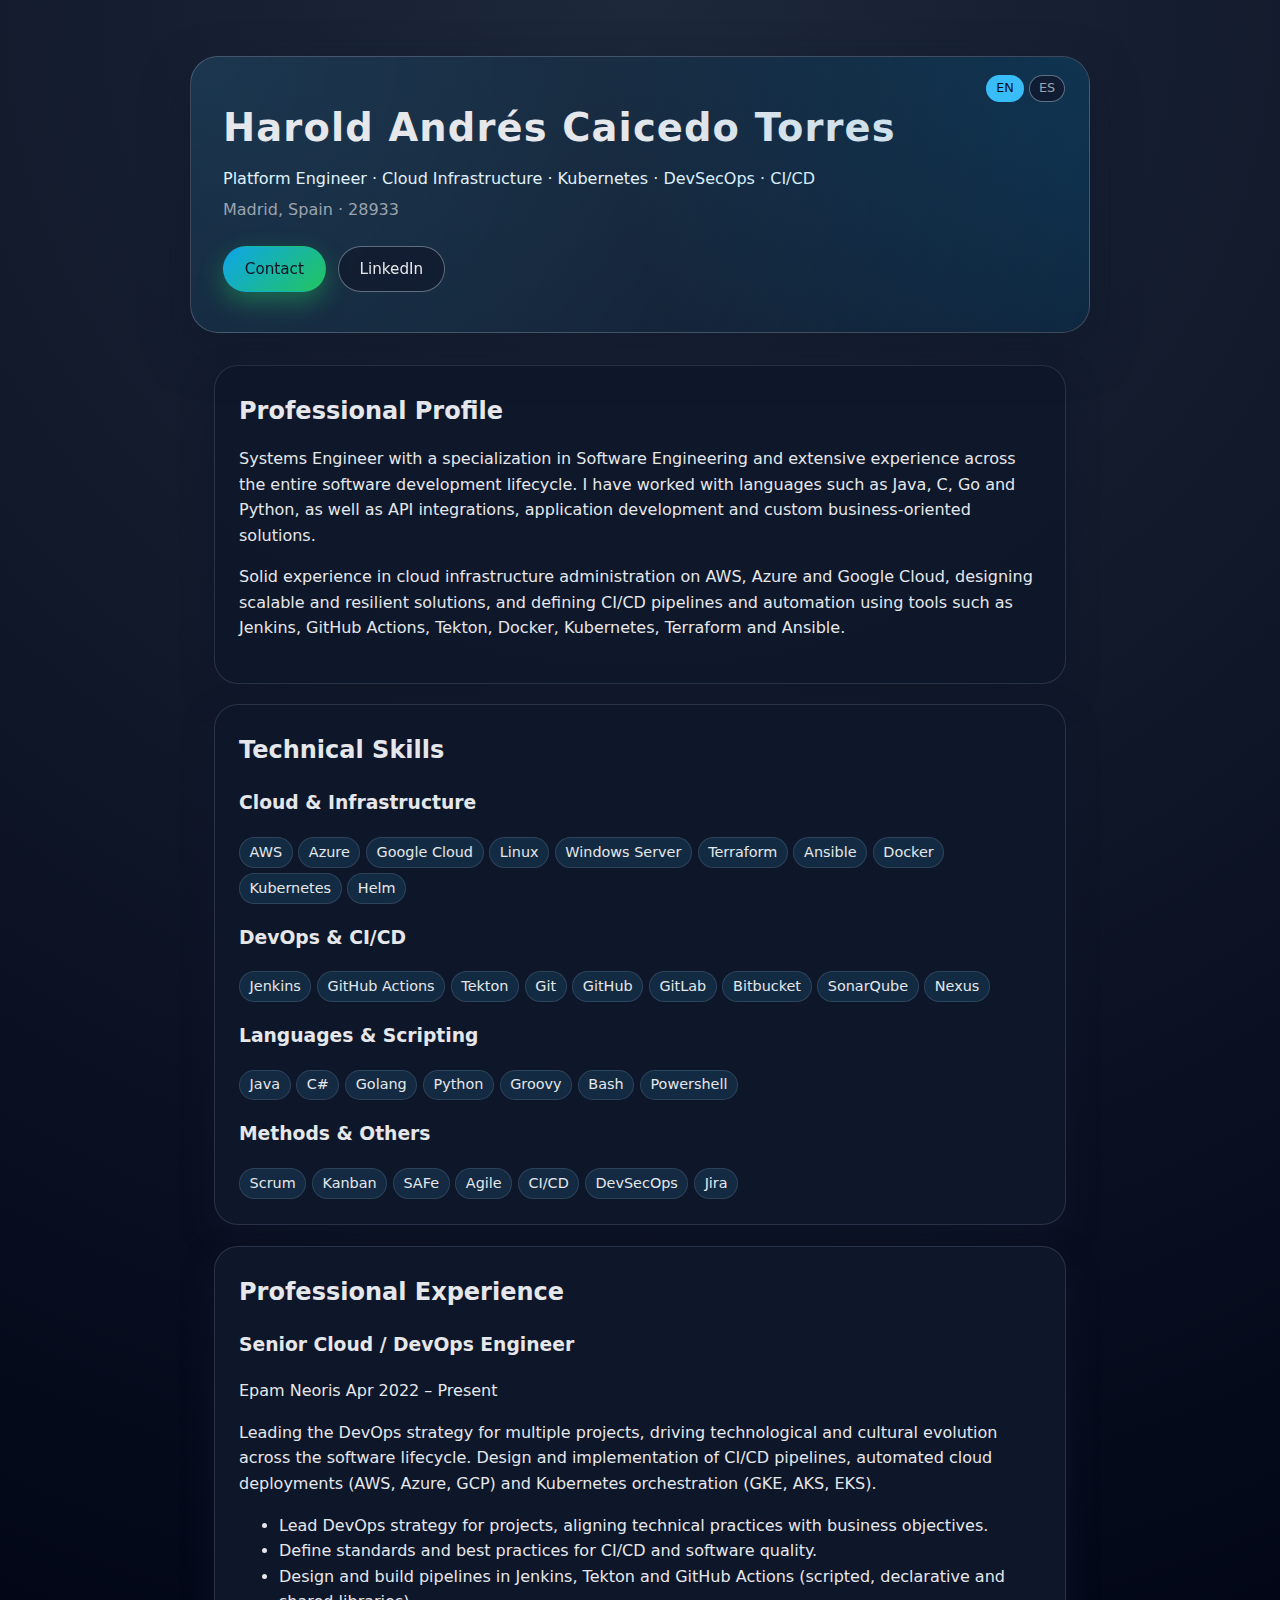
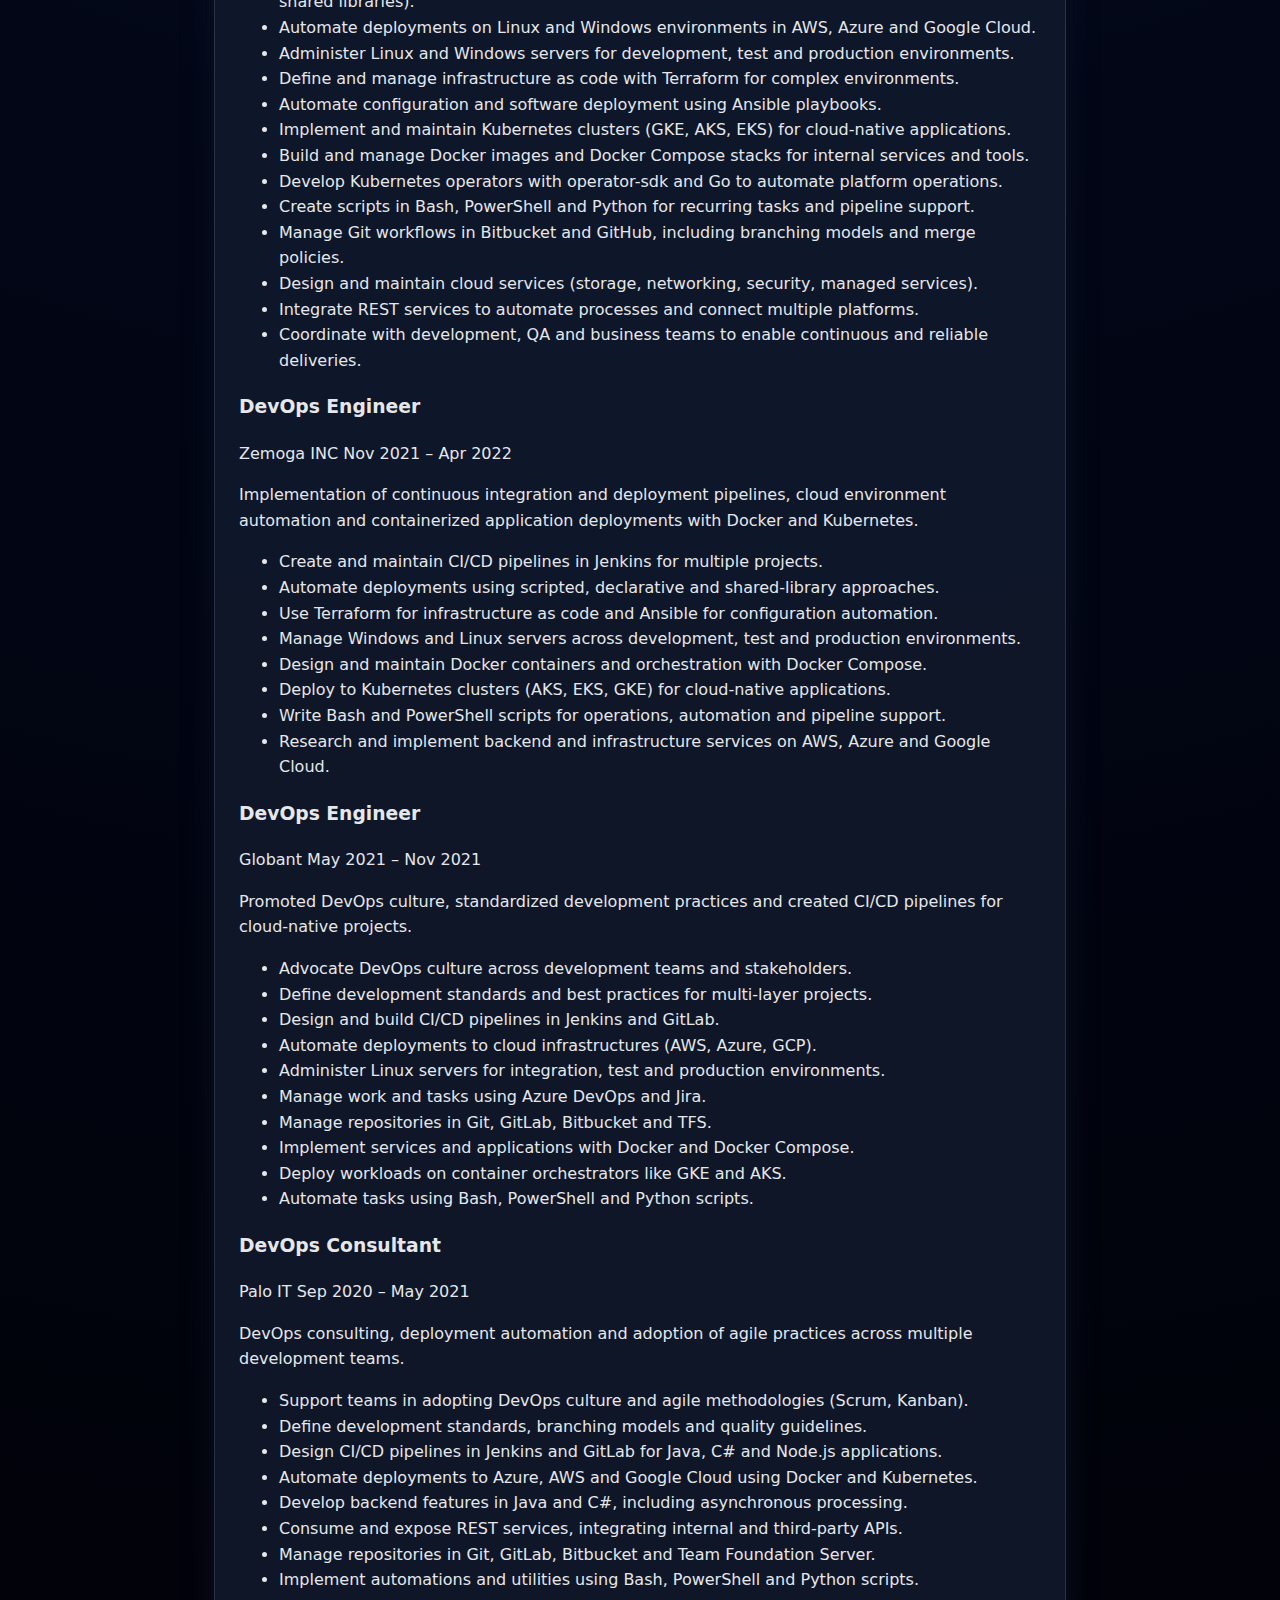
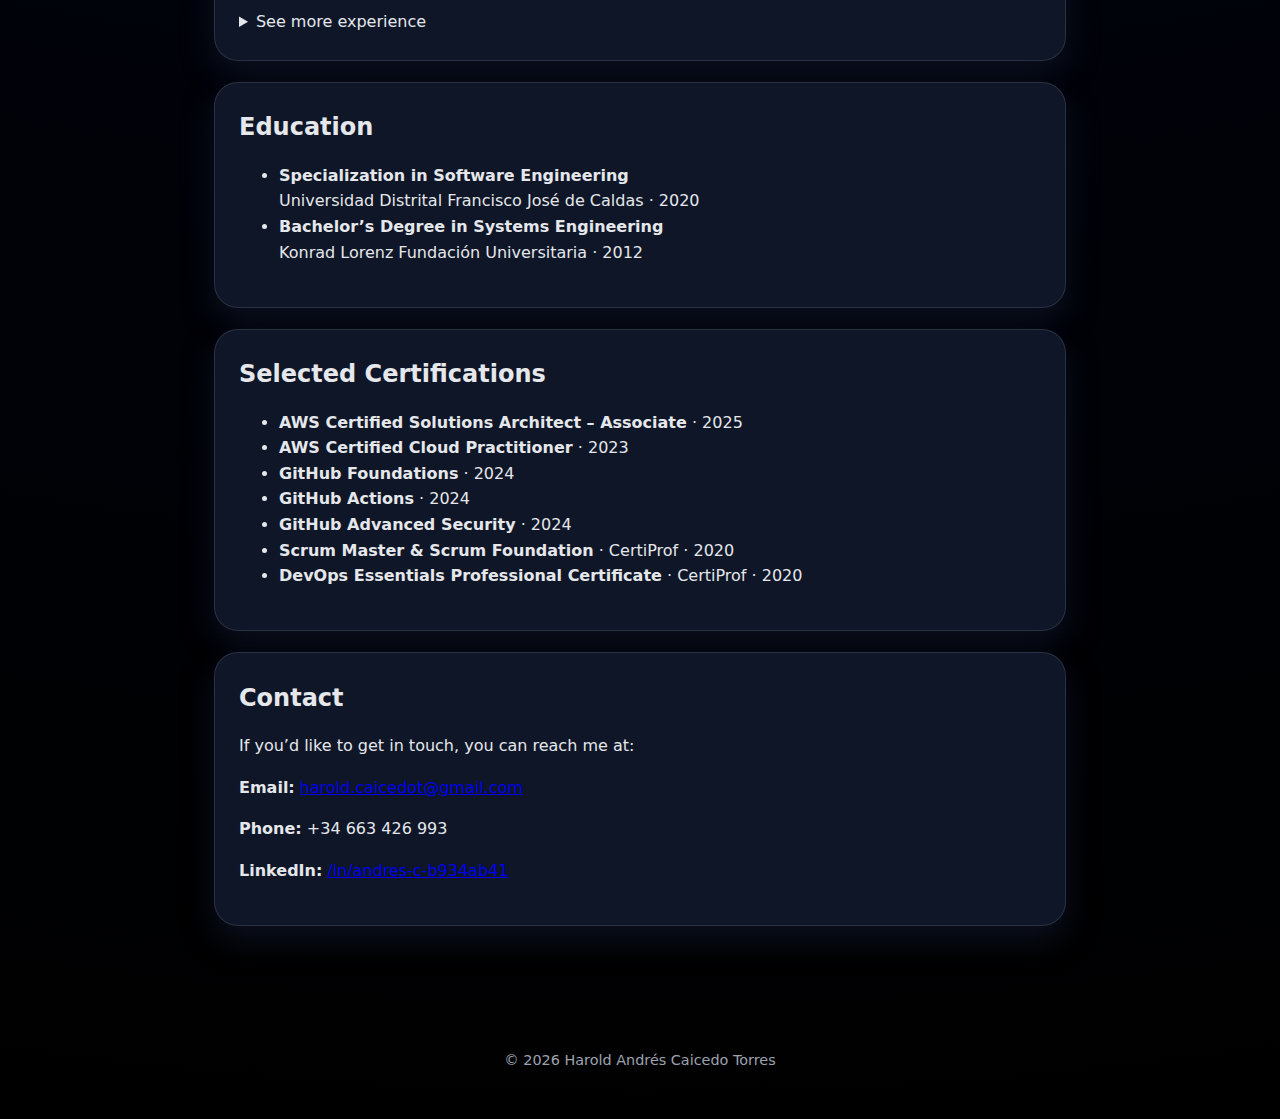
<file: index.html>
<!DOCTYPE html>
<html lang="en">
<head>
  <meta charset="UTF-8" />
  <title>Harold Andrés Caicedo Torres - Platform Engineer</title>
  <meta name="viewport" content="width=device-width, initial-scale=1" />
  <link rel="stylesheet" href="styles.css" />
</head>
<body>
  <header class="hero">
    <div class="hero-content">
      <!-- Language switcher -->
      <div class="lang-switcher">
        <a href="index.html" class="active">EN</a>
        <a href="es/index.html">ES</a>
      </div>

      <h1>Harold Andrés Caicedo Torres</h1>
      <p class="role">Platform Engineer · Cloud Infrastructure · Kubernetes · DevSecOps · CI/CD</p>
      <p class="location">Madrid, Spain · 28933</p>
      <div class="hero-links">
        <a href="mailto:harold.caicedot@gmail.com" class="btn primary">Contact</a>
        <a href="https://www.linkedin.com/in/andres-c-b934ab41" target="_blank" class="btn secondary">
          LinkedIn
        </a>
      </div>
    </div>
  </header>

  <main class="container">
    <!-- Profile -->
    <section class="card">
      <h2>Professional Profile</h2>
      <p>
        Systems Engineer with a specialization in Software Engineering and extensive experience across the entire
        software development lifecycle. I have worked with languages such as Java, C, Go and Python, as well as API
        integrations, application development and custom business-oriented solutions.
      </p>
      <p>
        Solid experience in cloud infrastructure administration on AWS, Azure and Google Cloud, designing scalable and
        resilient solutions, and defining CI/CD pipelines and automation using tools such as Jenkins, GitHub Actions,
        Tekton, Docker, Kubernetes, Terraform and Ansible.
      </p>
    </section>

    <!-- Skills -->
    <section class="card">
      <h2>Technical Skills</h2>
      <div class="chips-group">
        <h3>Cloud & Infrastructure</h3>
        <div class="chips">
          <span>AWS</span><span>Azure</span><span>Google Cloud</span>
          <span>Linux</span><span>Windows Server</span>
          <span>Terraform</span><span>Ansible</span>
          <span>Docker</span><span>Kubernetes</span><span>Helm</span>
        </div>
      </div>

      <div class="chips-group">
        <h3>DevOps & CI/CD</h3>
        <div class="chips">
          <span>Jenkins</span><span>GitHub Actions</span><span>Tekton</span>
          <span>Git</span><span>GitHub</span><span>GitLab</span><span>Bitbucket</span>
          <span>SonarQube</span><span>Nexus</span>
        </div>
      </div>

      <div class="chips-group">
        <h3>Languages & Scripting</h3>
        <div class="chips">
          <span>Java</span><span>C#</span><span>Golang</span><span>Python</span>
          <span>Groovy</span><span>Bash</span><span>Powershell</span>
        </div>
      </div>

      <div class="chips-group">
        <h3>Methods & Others</h3>
        <div class="chips">
          <span>Scrum</span><span>Kanban</span><span>SAFe</span><span>Agile</span>
          <span>CI/CD</span><span>DevSecOps</span>
          <span>Jira</span>
        </div>
      </div>
    </section>

    <!-- Experience -->
    <section class="card">
      <h2>Professional Experience</h2>

      <article class="experience-item">
        <header>
          <h3>Senior Cloud / DevOps Engineer</h3>
          <span class="company">Epam Neoris</span>
          <span class="dates">Apr 2022 – Present</span>
        </header>
        <p>
          Leading the DevOps strategy for multiple projects, driving technological and cultural evolution across the
          software lifecycle. Design and implementation of CI/CD pipelines, automated cloud deployments (AWS, Azure,
          GCP) and Kubernetes orchestration (GKE, AKS, EKS).
        </p>
        <ul>
          <li>Lead DevOps strategy for projects, aligning technical practices with business objectives.</li>
          <li>Define standards and best practices for CI/CD and software quality.</li>
          <li>Design and build pipelines in Jenkins, Tekton and GitHub Actions (scripted, declarative and shared libraries).</li>
          <li>Automate deployments on Linux and Windows environments in AWS, Azure and Google Cloud.</li>
          <li>Administer Linux and Windows servers for development, test and production environments.</li>
          <li>Define and manage infrastructure as code with Terraform for complex environments.</li>
          <li>Automate configuration and software deployment using Ansible playbooks.</li>
          <li>Implement and maintain Kubernetes clusters (GKE, AKS, EKS) for cloud-native applications.</li>
          <li>Build and manage Docker images and Docker Compose stacks for internal services and tools.</li>
          <li>Develop Kubernetes operators with operator-sdk and Go to automate platform operations.</li>
          <li>Create scripts in Bash, PowerShell and Python for recurring tasks and pipeline support.</li>
          <li>Manage Git workflows in Bitbucket and GitHub, including branching models and merge policies.</li>
          <li>Design and maintain cloud services (storage, networking, security, managed services).</li>
          <li>Integrate REST services to automate processes and connect multiple platforms.</li>
          <li>Coordinate with development, QA and business teams to enable continuous and reliable deliveries.</li>
        </ul>
      </article>

      <article class="experience-item">
        <header>
          <h3>DevOps Engineer</h3>
          <span class="company">Zemoga INC</span>
          <span class="dates">Nov 2021 – Apr 2022</span>
        </header>
        <p>
          Implementation of continuous integration and deployment pipelines, cloud environment automation and
          containerized application deployments with Docker and Kubernetes.
        </p>
        <ul>
          <li>Create and maintain CI/CD pipelines in Jenkins for multiple projects.</li>
          <li>Automate deployments using scripted, declarative and shared-library approaches.</li>
          <li>Use Terraform for infrastructure as code and Ansible for configuration automation.</li>
          <li>Manage Windows and Linux servers across development, test and production environments.</li>
          <li>Design and maintain Docker containers and orchestration with Docker Compose.</li>
          <li>Deploy to Kubernetes clusters (AKS, EKS, GKE) for cloud-native applications.</li>
          <li>Write Bash and PowerShell scripts for operations, automation and pipeline support.</li>
          <li>Research and implement backend and infrastructure services on AWS, Azure and Google Cloud.</li>
        </ul>
      </article>

      <article class="experience-item">
        <header>
          <h3>DevOps Engineer</h3>
          <span class="company">Globant</span>
          <span class="dates">May 2021 – Nov 2021</span>
        </header>
        <p>
          Promoted DevOps culture, standardized development practices and created CI/CD pipelines for cloud-native
          projects.
        </p>
        <ul>
          <li>Advocate DevOps culture across development teams and stakeholders.</li>
          <li>Define development standards and best practices for multi-layer projects.</li>
          <li>Design and build CI/CD pipelines in Jenkins and GitLab.</li>
          <li>Automate deployments to cloud infrastructures (AWS, Azure, GCP).</li>
          <li>Administer Linux servers for integration, test and production environments.</li>
          <li>Manage work and tasks using Azure DevOps and Jira.</li>
          <li>Manage repositories in Git, GitLab, Bitbucket and TFS.</li>
          <li>Implement services and applications with Docker and Docker Compose.</li>
          <li>Deploy workloads on container orchestrators like GKE and AKS.</li>
          <li>Automate tasks using Bash, PowerShell and Python scripts.</li>
        </ul>
      </article>

      <article class="experience-item">
        <header>
          <h3>DevOps Consultant</h3>
          <span class="company">Palo IT</span>
          <span class="dates">Sep 2020 – May 2021</span>
        </header>
        <p>
          DevOps consulting, deployment automation and adoption of agile practices across multiple development teams.
        </p>
        <ul>
          <li>Support teams in adopting DevOps culture and agile methodologies (Scrum, Kanban).</li>
          <li>Define development standards, branching models and quality guidelines.</li>
          <li>Design CI/CD pipelines in Jenkins and GitLab for Java, C# and Node.js applications.</li>
          <li>Automate deployments to Azure, AWS and Google Cloud using Docker and Kubernetes.</li>
          <li>Develop backend features in Java and C#, including asynchronous processing.</li>
          <li>Consume and expose REST services, integrating internal and third-party APIs.</li>
          <li>Manage repositories in Git, GitLab, Bitbucket and Team Foundation Server.</li>
          <li>Implement automations and utilities using Bash, PowerShell and Python scripts.</li>
        </ul>
      </article>

      <details class="more-experience">
        <summary>See more experience</summary>

        <article class="experience-item">
          <header>
            <h3>DevOps Architecture Center of Excellence</h3>
            <span class="company">Colombia Telecomunicaciones - Telefónica - Movistar</span>
            <span class="dates">Aug 2018 – Sep 2020</span>
          </header>
          <p>
            Promoted DevOps culture, managed development squads and automated deployments on cloud and container
            platforms.
          </p>
          <ul>
            <li>Promote DevOps culture across business and technical teams.</li>
            <li>Lead and mentor development squads using agile frameworks (Scrum, Kanban, SAFe).</li>
            <li>Define development standards and architecture guidelines for internal applications.</li>
            <li>Configure and administer Windows and Linux servers for corporate applications.</li>
            <li>Design and maintain Jenkins pipelines for continuous integration and deployment.</li>
            <li>Manage work and releases with Azure DevOps and Jira.</li>
            <li>Create and manage repositories in Git and Team Foundation Server.</li>
            <li>Research and adopt cloud services (AWS, Azure, GCP), including storage and managed services.</li>
            <li>Develop REST services in Java and C#, applying object-oriented principles.</li>
            <li>Build Docker images and deploy workloads on Rancher, Okteto and AKS.</li>
          </ul>
        </article>

        <article class="experience-item">
          <header>
            <h3>Senior / Semi-Senior / Junior Developer</h3>
            <span class="company">Movistar, Protekto, Wizenz</span>
            <span class="dates">2013 – 2018</span>
          </header>
          <p>
            Backend and frontend development with Java, C#, Angular and NodeJS, working with agile methodologies and
            progressively adopting DevOps practices.
          </p>
          <ul>
            <li>Develop backend services in Java and C# using frameworks such as Spring Boot and .NET.</li>
            <li>Build web applications and SPAs with Angular and NodeJS integrated with REST APIs.</li>
            <li>Design and implement RESTful services, integrating internal and third-party systems.</li>
            <li>Model data and queries for relational and non-relational databases.</li>
            <li>Apply OOP principles and clean code practices.</li>
            <li>Actively participate in agile teams (Scrum / Kanban): refinement, planning, demos and retrospectives.</li>
            <li>Use version control tools (Git, TFS) and work management tools (Jira, Azure DevOps).</li>
            <li>Automate basic builds and deployments with Jenkins and Bash / PowerShell scripts.</li>
            <li>Collaborate in the transition towards DevOps practices: continuous integration and stable test environments.</li>
          </ul>
        </article>
      </details>
    </section>

    <!-- Education -->
    <section class="card">
      <h2>Education</h2>
      <ul class="education-list">
        <li>
          <strong>Specialization in Software Engineering</strong><br />
          Universidad Distrital Francisco José de Caldas · 2020
        </li>
        <li>
          <strong>Bachelor’s Degree in Systems Engineering</strong><br />
          Konrad Lorenz Fundación Universitaria · 2012
        </li>
      </ul>
    </section>

    <!-- Certifications -->
    <section class="card">
      <h2>Selected Certifications</h2>
      <ul class="cert-list">
        <li><strong>AWS Certified Solutions Architect – Associate</strong> · 2025</li>
        <li><strong>AWS Certified Cloud Practitioner</strong> · 2023</li>
        <li><strong>GitHub Foundations</strong> · 2024</li>
        <li><strong>GitHub Actions</strong> · 2024</li>
        <li><strong>GitHub Advanced Security</strong> · 2024</li>
        <li><strong>Scrum Master & Scrum Foundation</strong> · CertiProf · 2020</li>
        <li><strong>DevOps Essentials Professional Certificate</strong> · CertiProf · 2020</li>
      </ul>
    </section>

    <!-- Contact -->
    <section class="card">
      <h2>Contact</h2>
      <p>If you’d like to get in touch, you can reach me at:</p>
      <p class="contact-line">
        <strong>Email:</strong>
        <a href="mailto:harold.caicedot@gmail.com">harold.caicedot@gmail.com</a>
      </p>
      <p class="contact-line">
        <strong>Phone:</strong> +34 663 426 993
      </p>
      <p class="contact-line">
        <strong>LinkedIn:</strong>
        <a href="https://www.linkedin.com/in/andres-c-b934ab41" target="_blank">
          /in/andres-c-b934ab41
        </a>
      </p>
    </section>
  </main>

  <footer class="footer">
    <p>© <span id="year"></span> Harold Andrés Caicedo Torres</p>
  </footer>

  <script>
    document.getElementById("year").textContent = new Date().getFullYear();
  </script>
</body>
</html>
</file>
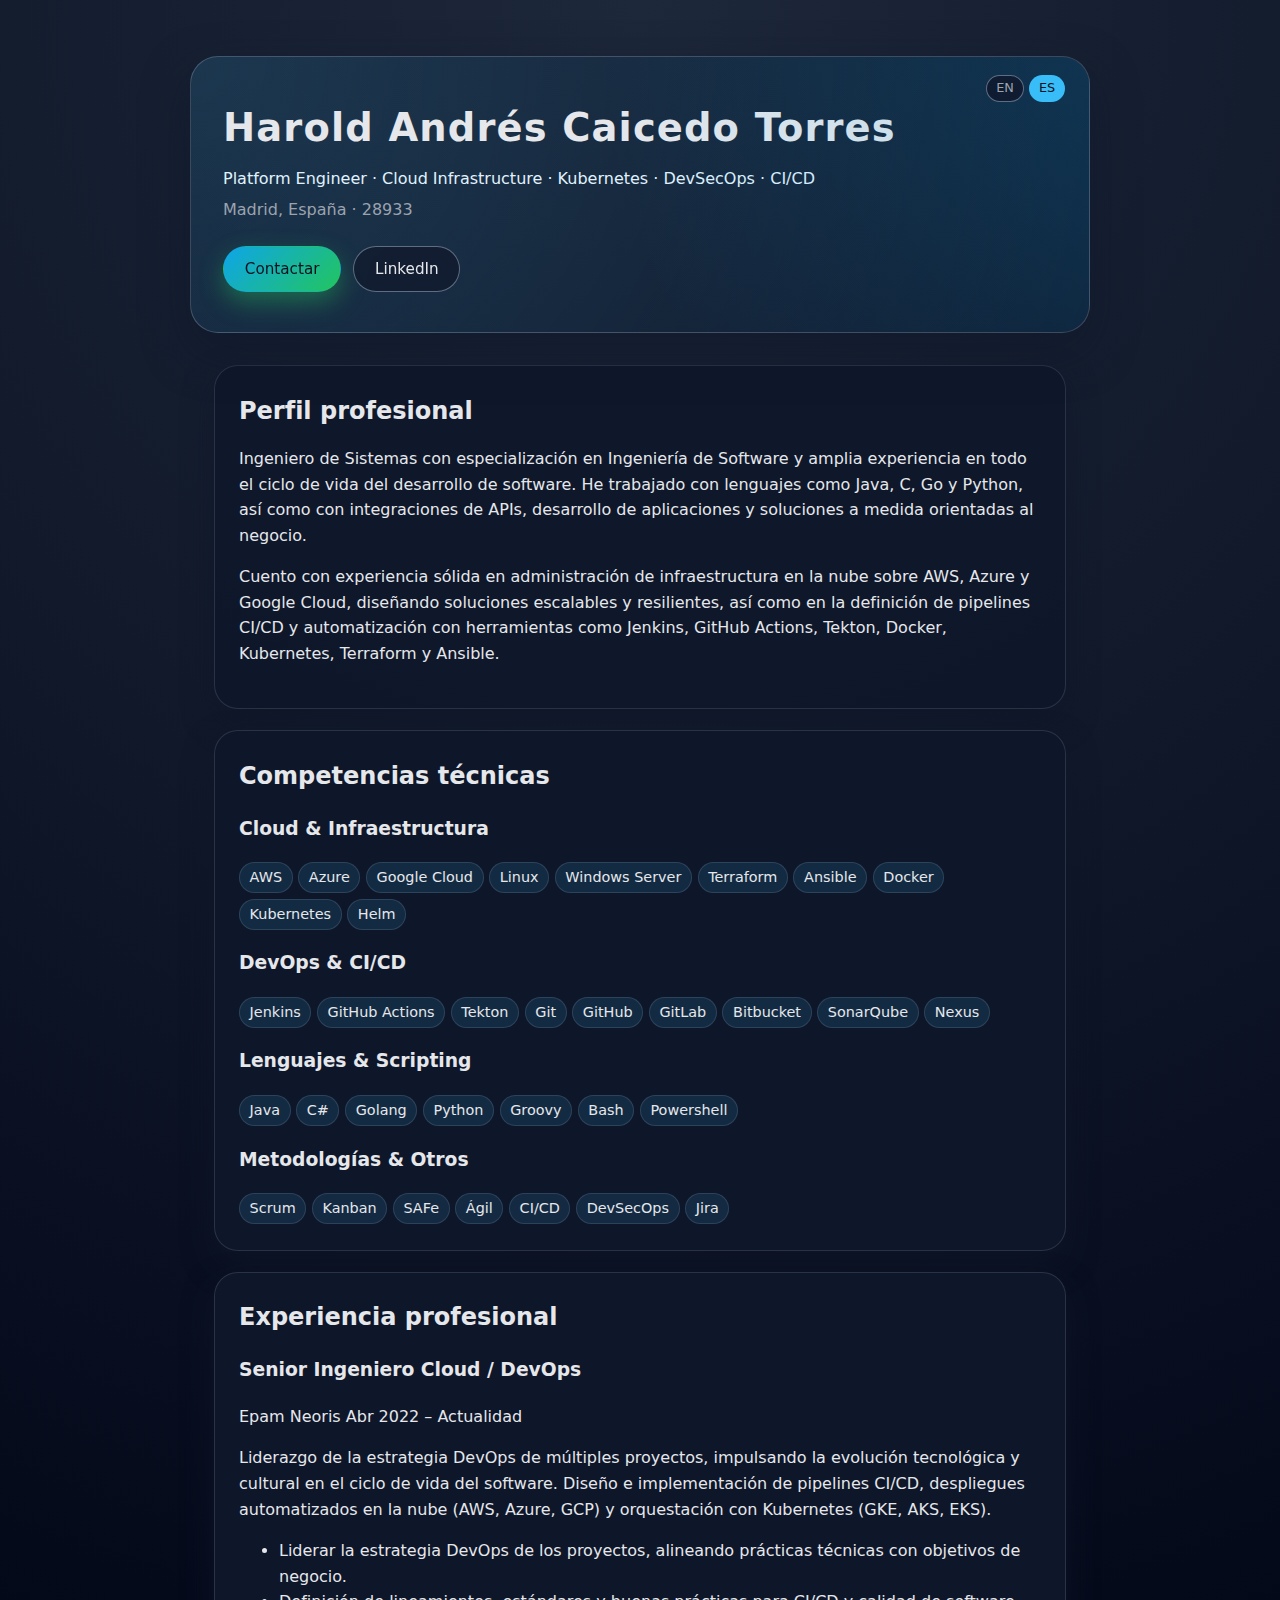
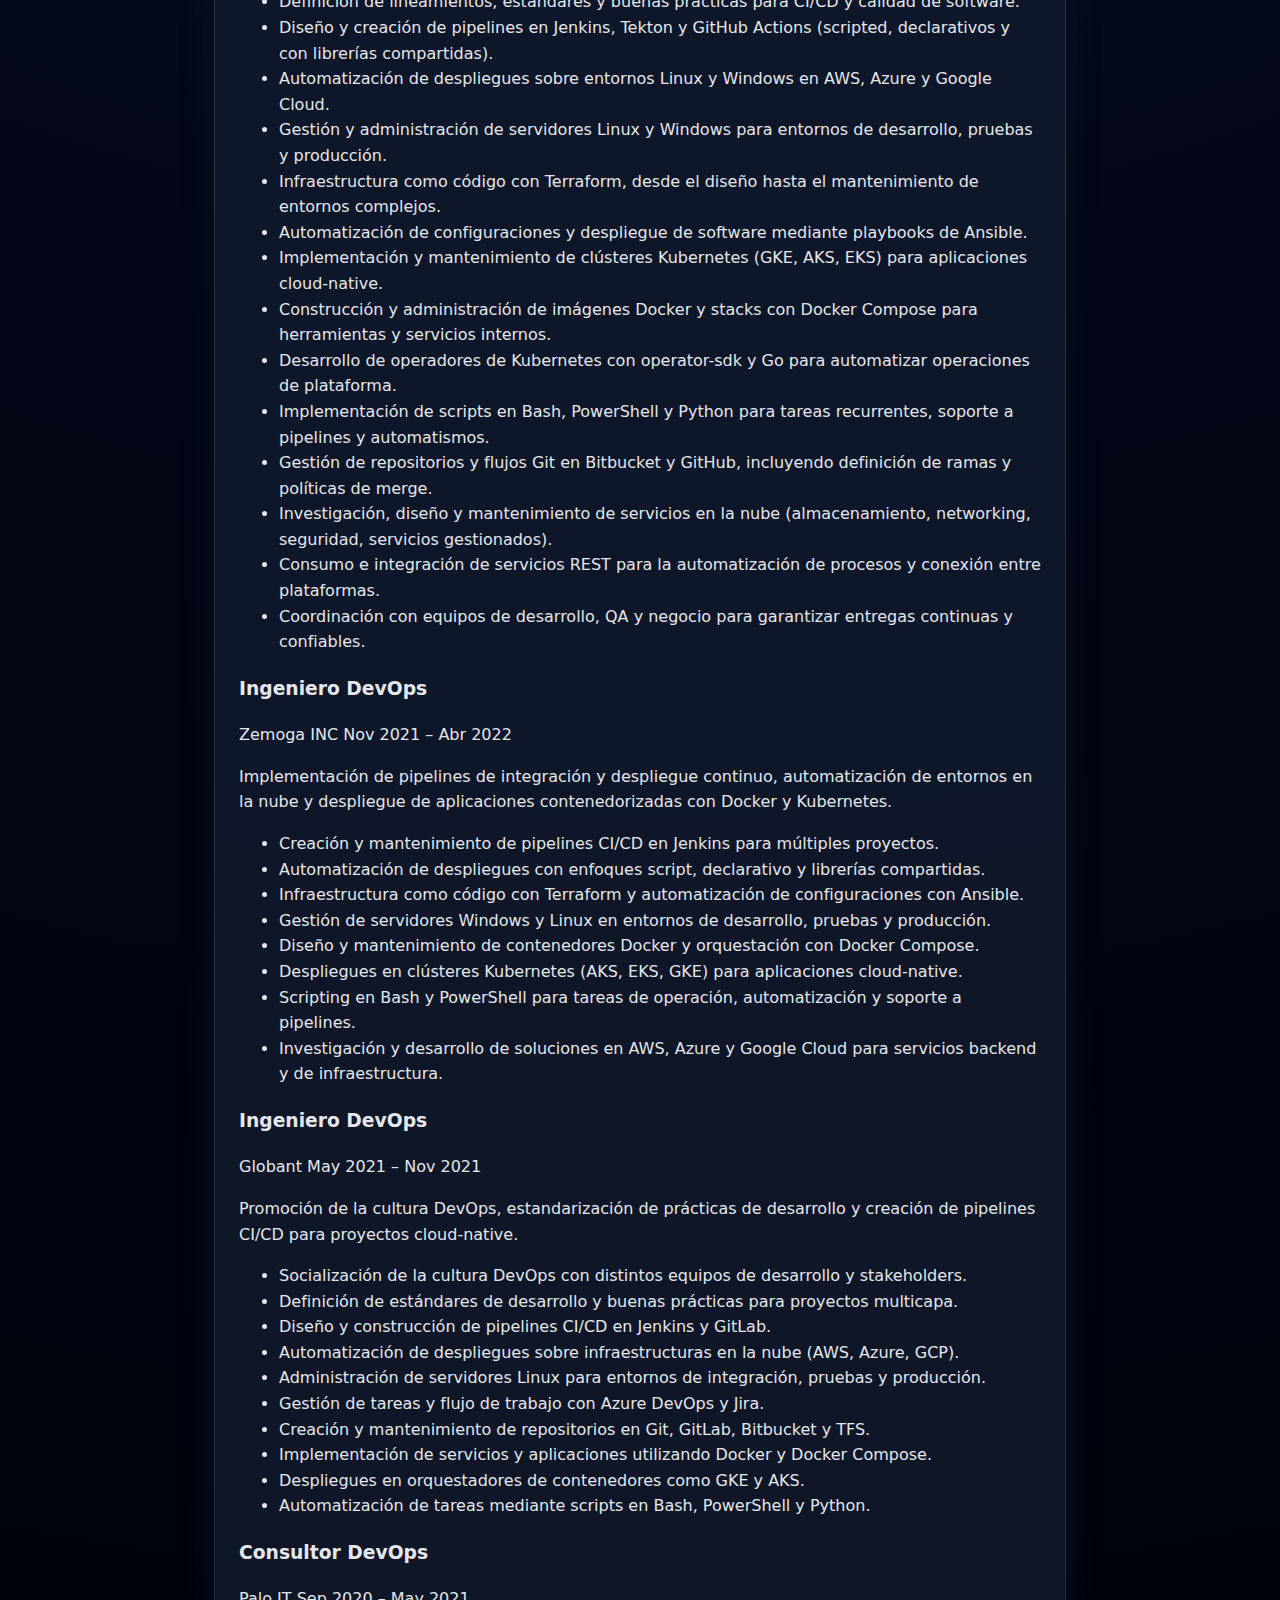
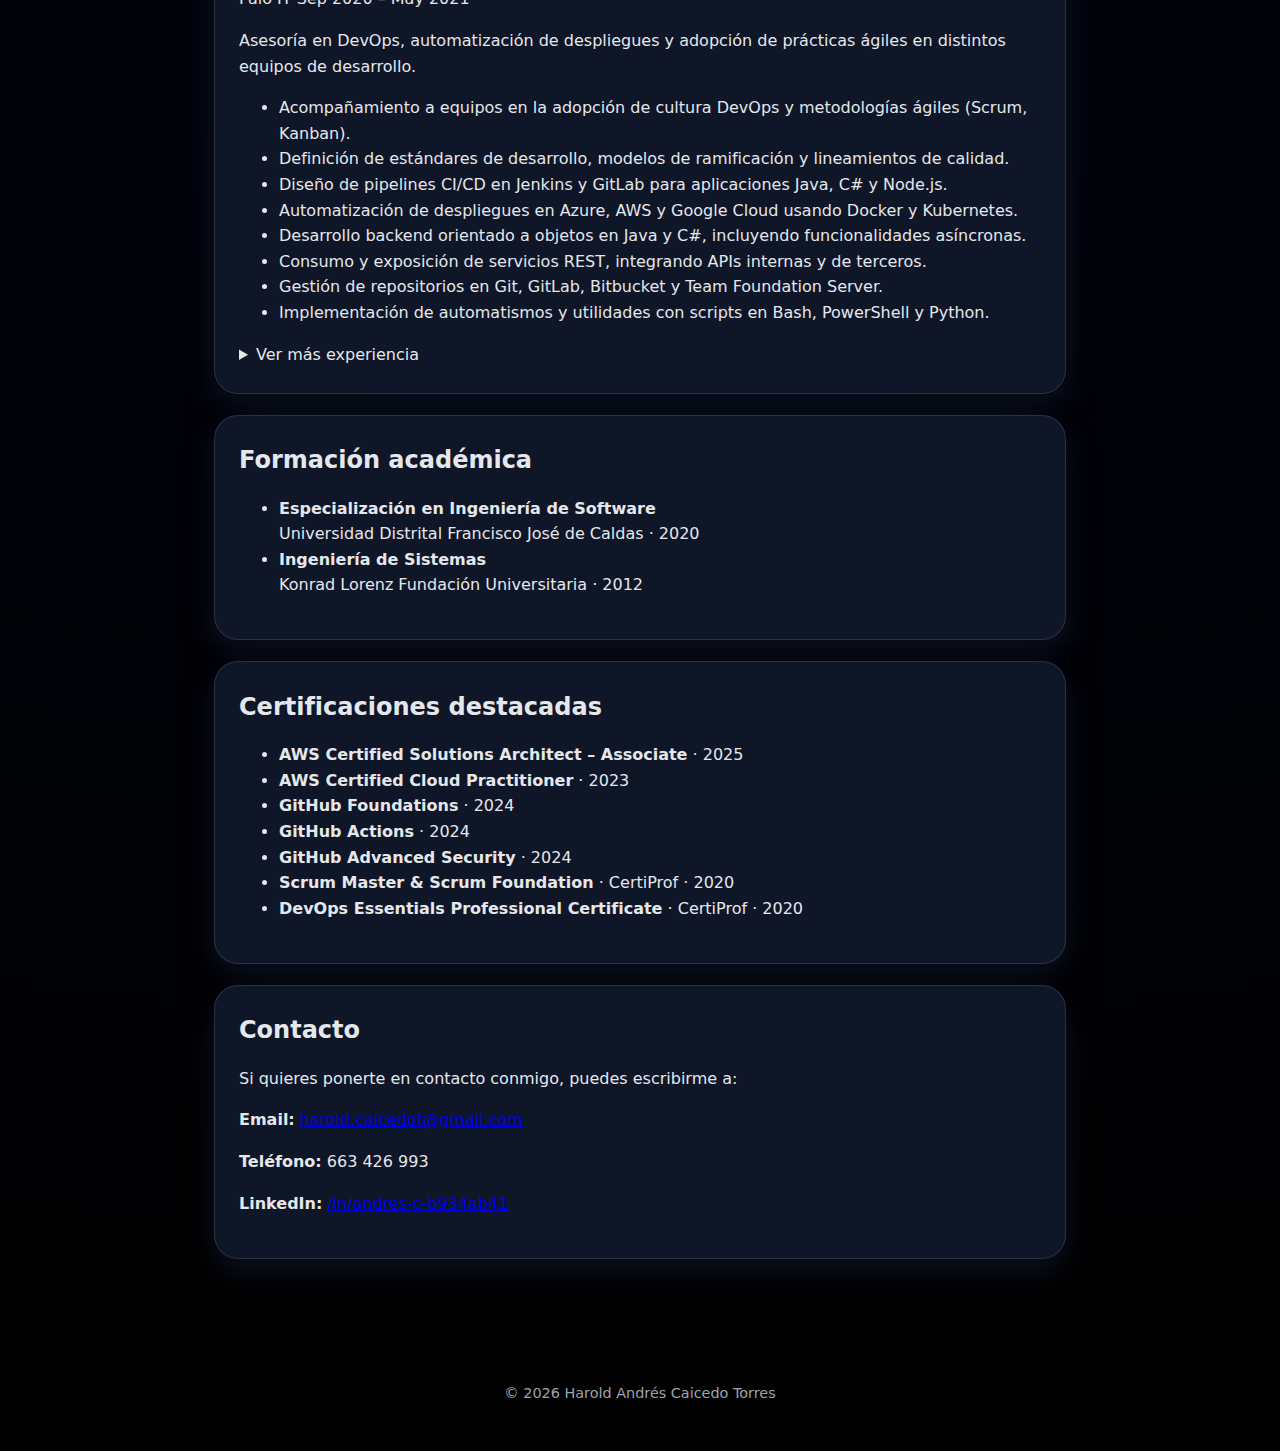
<file: es/index.html>
<!DOCTYPE html>
<html lang="es">
<head>
  <meta charset="UTF-8" />
  <title>Harold Andrés Caicedo Torres - Platform Engineer</title>
  <meta name="viewport" content="width=device-width, initial-scale=1" />
  <link rel="stylesheet" href="../styles.css" />
</head>
<body>
  <header class="hero">
    <div class="hero-content">
      <!-- Selector de idioma -->
      <div class="lang-switcher">
        <a href="../index.html">EN</a>
        <a href="index.html" class="active">ES</a>
      </div>

      <h1>Harold Andrés Caicedo Torres</h1>
      <p class="role">Platform Engineer · Cloud Infrastructure · Kubernetes · DevSecOps · CI/CD</p>
      <p class="location">Madrid, España · 28933</p>
      <div class="hero-links">
        <a href="mailto:harold.caicedot@gmail.com" class="btn primary">Contactar</a>
        <a href="https://www.linkedin.com/in/andres-c-b934ab41" target="_blank" class="btn secondary">
          LinkedIn
        </a>
      </div>
    </div>
  </header>
  <main class="container">
    <!-- Perfil profesional -->
    <section class="card">
      <h2>Perfil profesional</h2>
      <p>
        Ingeniero de Sistemas con especialización en Ingeniería de Software y amplia experiencia en todo el ciclo de vida
        del desarrollo de software. He trabajado con lenguajes como Java, C, Go y Python, así como con integraciones de
        APIs, desarrollo de aplicaciones y soluciones a medida orientadas al negocio.
      </p>
      <p>
        Cuento con experiencia sólida en administración de infraestructura en la nube sobre AWS, Azure y Google Cloud,
        diseñando soluciones escalables y resilientes, así como en la definición de pipelines CI/CD y automatización
        con herramientas como Jenkins, GitHub Actions, Tekton, Docker, Kubernetes, Terraform y Ansible.
      </p>
    </section>

    <!-- Skills -->
    <section class="card">
      <h2>Competencias técnicas</h2>
      <div class="chips-group">
        <h3>Cloud & Infraestructura</h3>
        <div class="chips">
          <span>AWS</span><span>Azure</span><span>Google Cloud</span>
          <span>Linux</span><span>Windows Server</span>
          <span>Terraform</span><span>Ansible</span>
          <span>Docker</span><span>Kubernetes</span><span>Helm</span>
        </div>
      </div>

      <div class="chips-group">
        <h3>DevOps & CI/CD</h3>
        <div class="chips">
          <span>Jenkins</span><span>GitHub Actions</span><span>Tekton</span>
          <span>Git</span><span>GitHub</span><span>GitLab</span><span>Bitbucket</span>
          <span>SonarQube</span><span>Nexus</span>
        </div>
      </div>

      <div class="chips-group">
        <h3>Lenguajes & Scripting</h3>
        <div class="chips">
          <span>Java</span><span>C#</span><span>Golang</span><span>Python</span>
          <span>Groovy</span><span>Bash</span><span>Powershell</span>
        </div>
      </div>

      <div class="chips-group">
        <h3>Metodologías & Otros</h3>
        <div class="chips">
          <span>Scrum</span><span>Kanban</span><span>SAFe</span><span>Ágil</span>
          <span>CI/CD</span><span>DevSecOps</span>
          <span>Jira</span>
        </div>
      </div>
    </section>

    <!-- Experiencia -->
    <section class="card">
      <h2>Experiencia profesional</h2>

      <article class="experience-item">
        <header>
          <h3>Senior Ingeniero Cloud / DevOps</h3>
          <span class="company">Epam Neoris</span>
          <span class="dates">Abr 2022 – Actualidad</span>
        </header>
        <p>
          Liderazgo de la estrategia DevOps de múltiples proyectos, impulsando la evolución tecnológica y cultural en el
          ciclo de vida del software. Diseño e implementación de pipelines CI/CD, despliegues automatizados en la nube
          (AWS, Azure, GCP) y orquestación con Kubernetes (GKE, AKS, EKS).
        </p>
        <ul>
          <li>Liderar la estrategia DevOps de los proyectos, alineando prácticas técnicas con objetivos de negocio.</li>
          <li>Definición de lineamientos, estándares y buenas prácticas para CI/CD y calidad de software.</li>
          <li>Diseño y creación de pipelines en Jenkins, Tekton y GitHub Actions (scripted, declarativos y con librerías compartidas).</li>
          <li>Automatización de despliegues sobre entornos Linux y Windows en AWS, Azure y Google Cloud.</li>
          <li>Gestión y administración de servidores Linux y Windows para entornos de desarrollo, pruebas y producción.</li>
          <li>Infraestructura como código con Terraform, desde el diseño hasta el mantenimiento de entornos complejos.</li>
          <li>Automatización de configuraciones y despliegue de software mediante playbooks de Ansible.</li>
          <li>Implementación y mantenimiento de clústeres Kubernetes (GKE, AKS, EKS) para aplicaciones cloud-native.</li>
          <li>Construcción y administración de imágenes Docker y stacks con Docker Compose para herramientas y servicios internos.</li>
          <li>Desarrollo de operadores de Kubernetes con operator-sdk y Go para automatizar operaciones de plataforma.</li>
          <li>Implementación de scripts en Bash, PowerShell y Python para tareas recurrentes, soporte a pipelines y automatismos.</li>
          <li>Gestión de repositorios y flujos Git en Bitbucket y GitHub, incluyendo definición de ramas y políticas de merge.</li>
          <li>Investigación, diseño y mantenimiento de servicios en la nube (almacenamiento, networking, seguridad, servicios gestionados).</li>
          <li>Consumo e integración de servicios REST para la automatización de procesos y conexión entre plataformas.</li>
          <li>Coordinación con equipos de desarrollo, QA y negocio para garantizar entregas continuas y confiables.</li>
        </ul>
      </article>
      <article class="experience-item">
        <header>
          <h3>Ingeniero DevOps</h3>
          <span class="company">Zemoga INC</span>
          <span class="dates">Nov 2021 – Abr 2022</span>
        </header>
        <p>
          Implementación de pipelines de integración y despliegue continuo, automatización de entornos en la nube y
          despliegue de aplicaciones contenedorizadas con Docker y Kubernetes.
        </p>
        <ul>
          <li>Creación y mantenimiento de pipelines CI/CD en Jenkins para múltiples proyectos.</li>
          <li>Automatización de despliegues con enfoques script, declarativo y librerías compartidas.</li>
          <li>Infraestructura como código con Terraform y automatización de configuraciones con Ansible.</li>
          <li>Gestión de servidores Windows y Linux en entornos de desarrollo, pruebas y producción.</li>
          <li>Diseño y mantenimiento de contenedores Docker y orquestación con Docker Compose.</li>
          <li>Despliegues en clústeres Kubernetes (AKS, EKS, GKE) para aplicaciones cloud-native.</li>
          <li>Scripting en Bash y PowerShell para tareas de operación, automatización y soporte a pipelines.</li>
          <li>Investigación y desarrollo de soluciones en AWS, Azure y Google Cloud para servicios backend y de infraestructura.</li>
        </ul>
      </article>

      <article class="experience-item">
        <header>
          <h3>Ingeniero DevOps</h3>
          <span class="company">Globant</span>
          <span class="dates">May 2021 – Nov 2021</span>
        </header>
        <p>
          Promoción de la cultura DevOps, estandarización de prácticas de desarrollo y creación de pipelines CI/CD para
          proyectos cloud-native.
        </p>
        <ul>
          <li>Socialización de la cultura DevOps con distintos equipos de desarrollo y stakeholders.</li>
          <li>Definición de estándares de desarrollo y buenas prácticas para proyectos multicapa.</li>
          <li>Diseño y construcción de pipelines CI/CD en Jenkins y GitLab.</li>
          <li>Automatización de despliegues sobre infraestructuras en la nube (AWS, Azure, GCP).</li>
          <li>Administración de servidores Linux para entornos de integración, pruebas y producción.</li>
          <li>Gestión de tareas y flujo de trabajo con Azure DevOps y Jira.</li>
          <li>Creación y mantenimiento de repositorios en Git, GitLab, Bitbucket y TFS.</li>
          <li>Implementación de servicios y aplicaciones utilizando Docker y Docker Compose.</li>
          <li>Despliegues en orquestadores de contenedores como GKE y AKS.</li>
          <li>Automatización de tareas mediante scripts en Bash, PowerShell y Python.</li>
        </ul>
      </article>

      <article class="experience-item">
        <header>
          <h3>Consultor DevOps</h3>
          <span class="company">Palo IT</span>
          <span class="dates">Sep 2020 – May 2021</span>
        </header>
        <p>
          Asesoría en DevOps, automatización de despliegues y adopción de prácticas ágiles en distintos equipos de
          desarrollo.
        </p>
        <ul>
          <li>Acompañamiento a equipos en la adopción de cultura DevOps y metodologías ágiles (Scrum, Kanban).</li>
          <li>Definición de estándares de desarrollo, modelos de ramificación y lineamientos de calidad.</li>
          <li>Diseño de pipelines CI/CD en Jenkins y GitLab para aplicaciones Java, C# y Node.js.</li>
          <li>Automatización de despliegues en Azure, AWS y Google Cloud usando Docker y Kubernetes.</li>
          <li>Desarrollo backend orientado a objetos en Java y C#, incluyendo funcionalidades asíncronas.</li>
          <li>Consumo y exposición de servicios REST, integrando APIs internas y de terceros.</li>
          <li>Gestión de repositorios en Git, GitLab, Bitbucket y Team Foundation Server.</li>
          <li>Implementación de automatismos y utilidades con scripts en Bash, PowerShell y Python.</li>
        </ul>
      </article>

      <details class="more-experience">
        <summary>Ver más experiencia</summary>
        <article class="experience-item">
          <header>
            <h3>Centro de excelencia Arquitectura profesional DevOps</h3>
            <span class="company">Colombia Telecomunicaciones - Telefónica - Movistar</span>
            <span class="dates">Ago 2018 – Sep 2020</span>
          </header>
          <p>
            Difusión de la cultura DevOps, gestión de células de desarrollo y automatización de despliegues sobre
            plataformas cloud y contenedores.
          </p>
          <ul>
            <li>Socialización de la cultura DevOps con diferentes áreas de negocio y equipos técnicos.</li>
            <li>Gestión y mentoring de células de desarrollo bajo marcos ágiles (Scrum, Kanban, SAFe).</li>
            <li>Definición de estándares de desarrollo y lineamientos de arquitectura para aplicaciones internas.</li>
            <li>Configuración y administración de servidores Windows y Linux para aplicaciones corporativas.</li>
            <li>Diseño y mantenimiento de pipelines en Jenkins para integración y despliegue continuo.</li>
            <li>Gestión de trabajo y releases a través de Azure DevOps y Jira.</li>
            <li>Creación y administración de repositorios en Git y Team Foundation Server.</li>
            <li>Investigación y adopción de servicios cloud (AWS, Azure, GCP), incluyendo almacenamiento y servicios gestionados.</li>
            <li>Desarrollo de servicios REST en Java y C#, aplicando principios de programación orientada a objetos.</li>
            <li>Construcción de imágenes Docker y despliegues en Rancher, Okteto y AKS.</li>
          </ul>
        </article>

        <article class="experience-item">
          <header>
            <h3>Senior / Semi-Senior / Junior Developer</h3>
            <span class="company">Movistar, Protekto, Wizenz</span>
            <span class="dates">2013 – 2018</span>
          </header>
          <p>
            Desarrollo backend y frontend con Java, C#, Angular y NodeJS, trabajando con metodologías ágiles y
            progresiva adopción de prácticas DevOps.
          </p>
          <ul>
            <li>Desarrollo de servicios backend en Java y C# utilizando frameworks como Spring Boot y .NET.</li>
            <li>Construcción de aplicaciones web y SPA con Angular y NodeJS integradas a APIs REST.</li>
            <li>Diseño e implementación de servicios RESTful, incluyendo integración con sistemas internos y de terceros.</li>
            <li>Modelado de datos y consultas para bases de datos relacionales y no relacionales.</li>
            <li>Aplicación de principios de programación orientada a objetos y buenas prácticas de clean code.</li>
            <li>Participación activa en equipos ágiles (Scrum / Kanban): refinamiento, planificación, demos y retrospectivas.</li>
            <li>Uso de herramientas de control de versiones (Git, TFS) y gestión de trabajo (Jira, Azure DevOps).</li>
            <li>Automatización básica de builds y despliegues mediante Jenkins y scripts en Bash / PowerShell.</li>
            <li>Colaboración en la transición hacia prácticas DevOps: integración continua y entornos de prueba estables.</li>
          </ul>
        </article>
      </details>
    </section>

    <!-- Estudios -->
    <section class="card">
      <h2>Formación académica</h2>
      <ul class="education-list">
        <li>
          <strong>Especialización en Ingeniería de Software</strong><br />
          Universidad Distrital Francisco José de Caldas · 2020
        </li>
        <li>
          <strong>Ingeniería de Sistemas</strong><br />
          Konrad Lorenz Fundación Universitaria · 2012
        </li>
      </ul>
    </section>

    <!-- Certificaciones -->
    <section class="card">
      <h2>Certificaciones destacadas</h2>
      <ul class="cert-list">
        <li><strong>AWS Certified Solutions Architect – Associate</strong> · 2025</li>
        <li><strong>AWS Certified Cloud Practitioner</strong> · 2023</li>
        <li><strong>GitHub Foundations</strong> · 2024</li>
        <li><strong>GitHub Actions</strong> · 2024</li>
        <li><strong>GitHub Advanced Security</strong> · 2024</li>
        <li><strong>Scrum Master & Scrum Foundation</strong> · CertiProf · 2020</li>
        <li><strong>DevOps Essentials Professional Certificate</strong> · CertiProf · 2020</li>
      </ul>
    </section>

    <!-- Contacto -->
    <section class="card">
      <h2>Contacto</h2>
      <p>Si quieres ponerte en contacto conmigo, puedes escribirme a:</p>
      <p class="contact-line">
        <strong>Email:</strong>
        <a href="mailto:harold.caicedot@gmail.com">harold.caicedot@gmail.com</a>
      </p>
      <p class="contact-line">
        <strong>Teléfono:</strong> 663 426 993
      </p>
      <p class="contact-line">
        <strong>LinkedIn:</strong>
        <a href="https://www.linkedin.com/in/andres-c-b934ab41" target="_blank">
          /in/andres-c-b934ab41
        </a>
      </p>
    </section>
  </main>

  <footer class="footer">
    <p>© <span id="year"></span> Harold Andrés Caicedo Torres</p>
  </footer>

  <script>
    // Año automático en el footer
    document.getElementById("year").textContent = new Date().getFullYear();
  </script>
</body>
</html>
</file>
<file: styles.css>
:root {
  --bg: #0f172a;
  --bg-elevated: #020617;
  --card-bg: #020617;
  --accent: #38bdf8;
  --accent-soft: rgba(56, 189, 248, 0.12);
  --text-main: #e5e7eb;
  --text-muted: #9ca3af;
  --border-subtle: rgba(148, 163, 184, 0.2);
  --radius-lg: 18px;
  --radius-xl: 24px;
  --shadow-soft: 0 18px 45px rgba(15, 23, 42, 0.6);
}

*,
*::before,
*::after {
  box-sizing: border-box;
}

body {
  margin: 0;
  font-family: system-ui, -apple-system, BlinkMacSystemFont, "Segoe UI", sans-serif;
  background: radial-gradient(circle at top, #1d283a 0, #020617 40%, #000 100%);
  color: var(--text-main);
  line-height: 1.6;
}

.hero {
  padding: 3.5rem 1.5rem 2rem;
}

.hero-content {
  max-width: 900px;
  margin: 0 auto;
  background: radial-gradient(circle at top left, rgba(56, 189, 248, 0.15), rgba(15, 23, 42, 0.95));
  border-radius: 28px;
  padding: 2.5rem 2rem;
  box-shadow: var(--shadow-soft);
  border: 1px solid rgba(148, 163, 184, 0.35);
  position: relative;
  overflow: hidden;
}

.hero-content::after {
  content: "";
  position: absolute;
  inset: 0;
  background: radial-gradient(circle at 120% -20%, rgba(14, 165, 233, 0.45), transparent 60%);
  opacity: 0.6;
  pointer-events: none;
}

.hero h1 {
  margin: 0 0 0.5rem;
  font-size: clamp(2.1rem, 3vw, 2.7rem);
  letter-spacing: 0.03em;
  position: relative;
}

.role {
  margin: 0 0 0.3rem;
  font-weight: 500;
  color: #e0f2fe;
  position: relative;
}

.location {
  margin: 0 0 1.5rem;
  color: var(--text-muted);
  position: relative;
}

.hero-links {
  display: flex;
  flex-wrap: wrap;
  gap: 0.75rem;
  position: relative;
  z-index: 1;
}

.btn {
  border-radius: 999px;
  padding: 0.6rem 1.3rem;
  font-size: 0.95rem;
  font-weight: 500;
  text-decoration: none;
  display: inline-flex;
  align-items: center;
  justify-content: center;
  border: 1px solid transparent;
  cursor: pointer;
  transition: all 0.18s ease-out;
  backdrop-filter: blur(8px);
}

.btn.primary {
  background: linear-gradient(135deg, #0ea5e9, #22c55e);
  color: #0b1120;
  box-shadow: 0 10px 25px rgba(34, 197, 94, 0.4);
}

.btn.primary:hover {
  transform: translateY(-1px) scale(1.01);
  box-shadow: 0 14px 35px rgba(34, 197, 94, 0.5);
}

.btn.secondary {
  background: rgba(15, 23, 42, 0.7);
  border-color: rgba(148, 163, 184, 0.6);
  color: var(--text-main);
}

.btn.secondary:hover {
  background: rgba(15, 23, 42, 0.95);
  transform: translateY(-1px);
}


.container {
  max-width: 900px;
  margin: 0 auto 3rem;
  padding: 0 1.5rem 1rem;
}

.card {
  background: rgba(15, 23, 42, 0.95);
  border-radius: var(--radius-xl);
  padding: 1.6rem 1.5rem;
  margin-bottom: 1.3rem;
  border: 1px solid var(--border-subtle);
  box-shadow: 0 14px 30px rgba(15, 23, 42, 0.7);
}

.card h2 {
  margin : 0 0 1rem;
}

.chips {
  display: flex;
  flex-wrap: wrap;
  gap: 0.35rem;         
}

.chips span {
  display: inline-flex;
  align-items: center;
  padding: 0.18rem 0.6rem;
  border-radius: 999px;
  background: var(--accent-soft);
  border: 1px solid var(--border-subtle);
  font-size: 0.9rem;
  white-space: nowrap;
}

.footer {
  display: flex;
  justify-content: center;
  align-items: center;
  text-align: center;
  padding: 1.5rem 1rem 2rem;
  color: var(--text-muted);
  font-size: 0.9rem;
}

.lang-switcher {
  position: absolute;
  top: 1.1rem;
  right: 1.5rem;
  display: flex;
  gap: 0.35rem;
  z-index: 2;
}

.lang-switcher a {
  font-size: 0.8rem;
  padding: 0.15rem 0.55rem;
  border-radius: 999px;
  border: 1px solid rgba(148, 163, 184, 0.6);
  background: rgba(15, 23, 42, 0.8);
  color: var(--text-muted);
  text-decoration: none;
}

.lang-switcher a:hover {
  background: rgba(15, 23, 42, 1);
}

.lang-switcher a.active {
  background: var(--accent);
  color: #0b1120;
  border-color: transparent;
}
</file>
